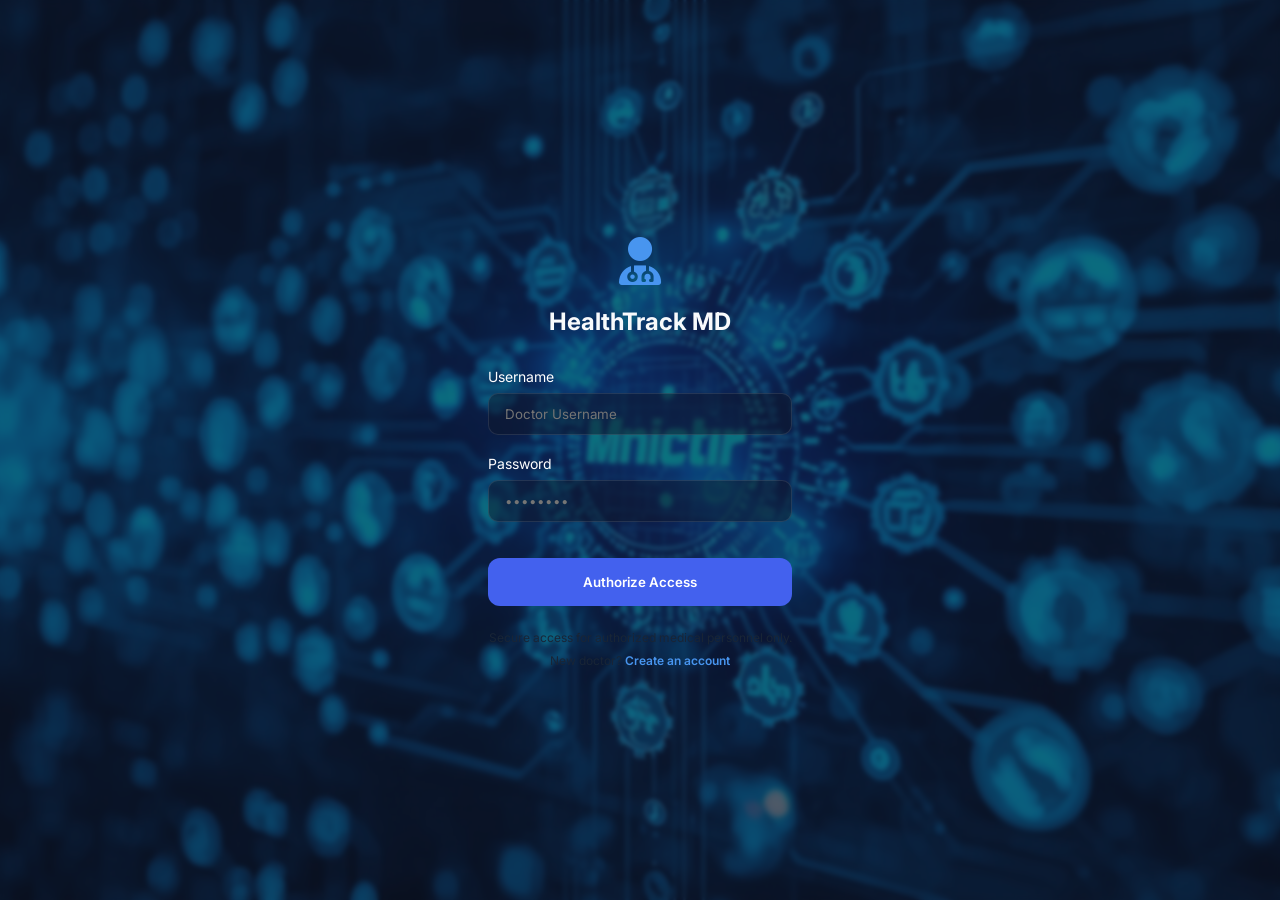
<file: index.html>
<!DOCTYPE html>
<html lang="en">
<head>
    <meta charset="UTF-8">
    <meta name="viewport" content="width=device-width, initial-scale=1.0">
    <title>Doctor Dashboard | HealthTrack MD</title>
    <link rel="stylesheet" href="style.css">
    <link rel="preconnect" href="https://fonts.googleapis.com">
    <link rel="preconnect" href="https://fonts.gstatic.com" crossorigin>
    <link href="https://fonts.googleapis.com/css2?family=Inter:wght@300;400;500;600;700&display=swap" rel="stylesheet">
    <link rel="stylesheet" href="https://cdnjs.cloudflare.com/ajax/libs/font-awesome/6.4.0/css/all.min.css">
    <script>
        if (!localStorage.getItem('doctor_token')) {
            window.location.href = 'login.html';
        }
    </script>
</head>
<body>
    <div class="glass-bg"></div>
    
    <div class="container">
        <header>
            <div class="logo">
                <i class="fas fa-user-md"></i>
                <h1>HealthTrack <span>MD</span></h1>
            </div>
            <div class="header-actions">
                <span id="doctor-name" style="margin-right: 1.5rem; font-weight: 500;"></span>
                <button id="add-patient-btn" class="btn-primary" style="display: inline-flex;">
                    <i class="fas fa-plus"></i> Add Patient
                </button>
                <button id="logout-btn" class="btn-primary" style="background: rgba(255,255,255,0.05); margin-left: 1rem; border: 1px solid var(--glass-border);">
                    <i class="fas fa-sign-out-alt"></i>
                </button>
            </div>
        </header>

        <main>
            <section class="stats-overview">
                <div class="stat-card">
                    <span class="stat-label">Active Patients</span>
                    <span id="total-count" class="stat-value">0</span>
                </div>
                <div class="stat-card">
                    <span class="stat-label">Clinic Avg BMI</span>
                    <span id="avg-bmi" class="stat-value">0.0</span>
                </div>
                <div class="stat-card highlight">
                    <span class="stat-label">Security Protocol</span>
                    <span class="stat-value" style="font-size: 1.2rem;"><i class="fas fa-shield-halved"></i> JWT Encrypted</span>
                </div>
            </section>

            <section class="controls">
                <div class="search-bar">
                    <i class="fas fa-search"></i>
                    <input type="text" id="search-input" placeholder="Search medical records...">
                </div>
                <div class="filter-group">
                    <select id="sort-select">
                        <option value="">Sort By</option>
                        <option value="name">Name</option>
                        <option value="bmi">BMI</option>
                        <option value="age">Age</option>
                    </select>
                </div>
            </section>

            <section class="patient-grid" id="patient-grid">
                <div class="loader">Accessing secure database...</div>
            </section>
        </main>
    </div>

    <!-- Modal for Adding/Editing Patient -->
    <div id="patient-modal" class="modal">
        <div class="modal-content glass">
            <span class="close-modal">&times;</span>
            <h2 id="modal-title">Clinical Record</h2>
            <form id="patient-form">
                <div class="form-group">
                    <label for="p-id">Patient ID</label>
                    <input type="text" id="p-id" name="id" placeholder="PXXX" required>
                </div>
                <div class="form-row">
                    <div class="form-group">
                        <label for="p-name">Full Name</label>
                        <input type="text" id="p-name" name="name" required>
                    </div>
                    <div class="form-group">
                        <label for="p-city">City</label>
                        <input type="text" id="p-city" name="city" required>
                    </div>
                </div>
                <div class="form-row">
                    <div class="form-group">
                        <label for="p-age">Age</label>
                        <input type="number" id="p-age" name="age" required>
                    </div>
                    <div class="form-group">
                        <label for="p-gender">Gender</label>
                        <select id="p-gender" name="gender" required>
                            <option value="male">Male</option>
                            <option value="female">Female</option>
                            <option value="other">Other</option>
                        </select>
                    </div>
                </div>
                <div class="form-row">
                    <div class="form-group">
                        <label for="p-height">Height (m)</label>
                        <input type="number" id="p-height" name="height" step="0.01" required>
                    </div>
                    <div class="form-group">
                        <label for="p-weight">Weight (kg)</label>
                        <input type="number" id="p-weight" name="weight" step="0.1" required>
                    </div>
                </div>
                <div class="form-group">
                    <label for="p-notes">Medical Notes & Diagnosis</label>
                    <textarea id="p-notes" name="medical_notes" style="width: 100%; background: rgba(15, 23, 42, 0.5); border: 1px solid var(--glass-border); padding: 0.75rem 1rem; border-radius: 10px; color: white; outline: none; min-height: 100px;"></textarea>
                </div>
                <input type="hidden" id="form-mode" value="create">
                <button type="submit" class="btn-submit">Update Medical Archive</button>
            </form>
        </div>
    </div>

    <script src="app.js"></script>
</body>
</html>
</file>
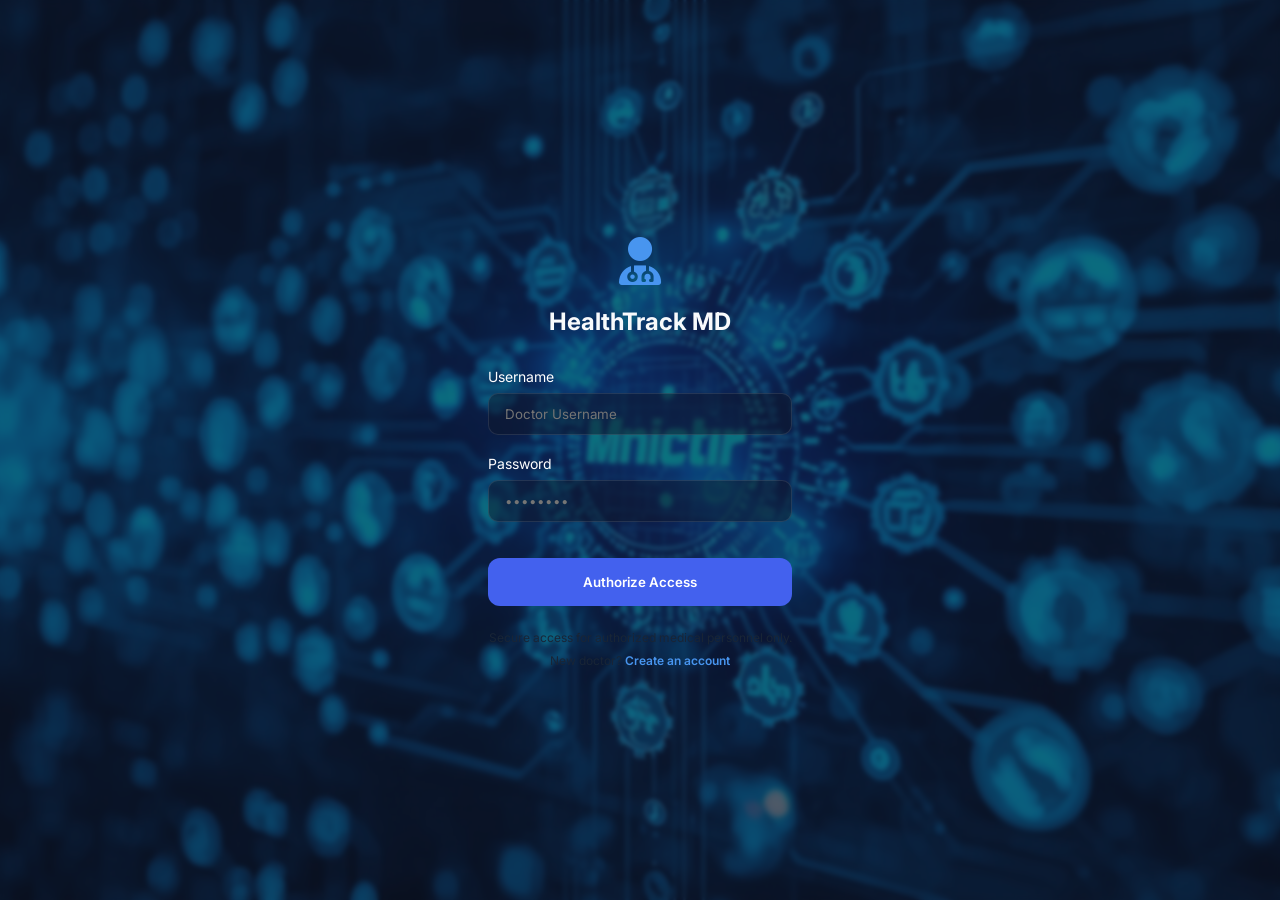
<file: login.html>
<!DOCTYPE html>
<html lang="en">
<head>
    <meta charset="UTF-8">
    <meta name="viewport" content="width=device-width, initial-scale=1.0">
    <title>Doctor Portal | HealthTrack MD</title>
    <link rel="stylesheet" href="style.css">
    <link rel="preconnect" href="https://fonts.googleapis.com">
    <link rel="preconnect" href="https://fonts.gstatic.com" crossorigin>
    <link href="https://fonts.googleapis.com/css2?family=Inter:wght@300;400;500;600;700&display=swap" rel="stylesheet">
    <link rel="stylesheet" href="https://cdnjs.cloudflare.com/ajax/libs/font-awesome/6.4.0/css/all.min.css">
    <style>
        .login-container {
            display: flex;
            justify-content: center;
            align-items: center;
            height: 100vh;
        }
        .login-card {
            width: 100%;
            max-width: 400px;
            padding: 3rem;
            text-align: center;
        }
        .login-logo {
            font-size: 3rem;
            color: var(--accent);
            margin-bottom: 1rem;
        }
        .login-card h2 {
            margin-bottom: 2rem;
            font-weight: 700;
        }
        .error-msg {
            background: rgba(231, 29, 54, 0.2);
            color: var(--danger);
            padding: 0.75rem;
            border-radius: 10px;
            margin-bottom: 1rem;
            display: none;
            font-size: 0.875rem;
        }
        .info-msg {
            font-size: 0.75rem;
            color: var(--text-muted);
            margin-top: 1.5rem;
        }
    </style>
</head>
<body>
    <div class="glass-bg"></div>
    <div class="login-container">
        <div class="login-card glass">
            <div class="login-logo"><i class="fas fa-user-md"></i></div>
            <h2>HealthTrack <span>MD</span></h2>
            <div id="error-box" class="error-msg">Invalid credentials</div>
            <form id="login-form">
                <div class="form-group" style="text-align: left;">
                    <label for="username">Username</label>
                    <input type="text" id="username" name="username" placeholder="Doctor Username" required>
                </div>
                <div class="form-group" style="text-align: left;">
                    <label for="password">Password</label>
                    <input type="password" id="password" name="password" placeholder="••••••••" required>
                </div>
                <button type="submit" class="btn-submit" style="margin-top: 1rem;">Authorize Access</button>
            </form>
            <p class="info-msg">Secure access for authorized medical personnel only.</p>
            <p class="info-msg" style="margin-top: 0.5rem;">New doctor? <a href="register.html" style="color: var(--accent); text-decoration: none; font-weight: 600;">Create an account</a></p>
        </div>
    </div>

    <script>
        const API_BASE = '';
        const loginForm = document.getElementById('login-form');
        const errorBox = document.getElementById('error-box');

        loginForm.onsubmit = async (e) => {
            e.preventDefault();
            errorBox.style.display = 'none';

            const formData = new FormData(loginForm);
            const params = new URLSearchParams();
            for (const pair of formData) {
                params.append(pair[0], pair[1]);
            }

            try {
                const response = await fetch(`${API_BASE}/token`, {
                    method: 'POST',
                    headers: { 'Content-Type': 'application/x-www-form-urlencoded' },
                    body: params
                });

                if (response.ok) {
                    const data = await response.json();
                    localStorage.setItem('doctor_token', data.access_token);
                    localStorage.setItem('doctor_username', formData.get('username'));
                    window.location.href = 'index.html';
                } else {
                    errorBox.style.display = 'block';
                }
            } catch (error) {
                console.error('Login error:', error);
                errorBox.textContent = 'Server connection failed';
                errorBox.style.display = 'block';
            }
        };
    </script>
</body>
</html>
</file>
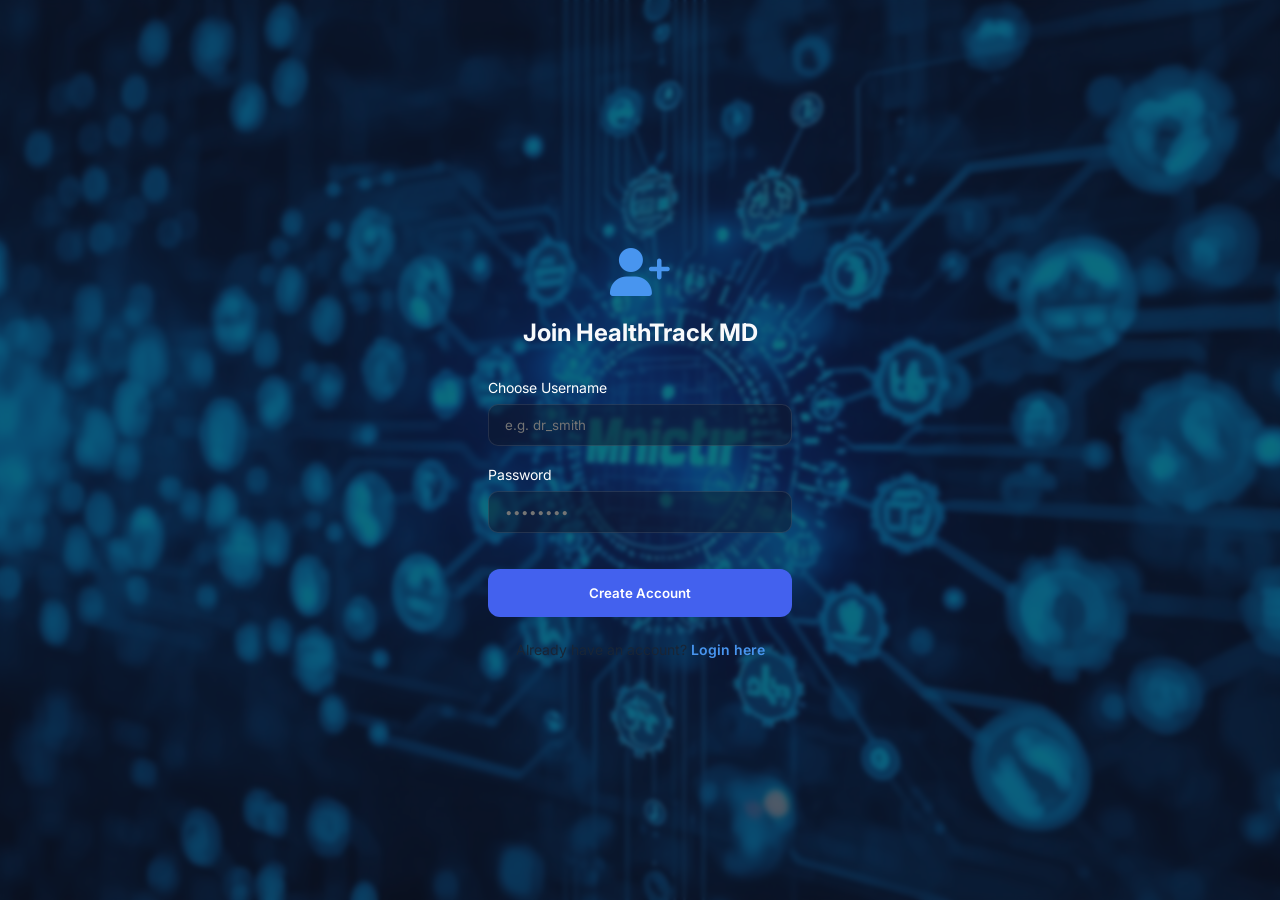
<file: register.html>
<!DOCTYPE html>
<html lang="en">
<head>
    <meta charset="UTF-8">
    <meta name="viewport" content="width=device-width, initial-scale=1.0">
    <title>Doctor Registration | HealthTrack MD</title>
    <link rel="stylesheet" href="style.css">
    <link rel="preconnect" href="https://fonts.googleapis.com">
    <link rel="preconnect" href="https://fonts.gstatic.com" crossorigin>
    <link href="https://fonts.googleapis.com/css2?family=Inter:wght@300;400;500;600;700&display=swap" rel="stylesheet">
    <link rel="stylesheet" href="https://cdnjs.cloudflare.com/ajax/libs/font-awesome/6.4.0/css/all.min.css">
    <style>
        .register-container {
            display: flex;
            justify-content: center;
            align-items: center;
            height: 100vh;
        }
        .register-card {
            width: 100%;
            max-width: 400px;
            padding: 3rem;
            text-align: center;
        }
        .register-logo {
            font-size: 3rem;
            color: var(--accent);
            margin-bottom: 1rem;
        }
        .register-card h2 {
            margin-bottom: 2rem;
            font-weight: 700;
        }
        .error-msg {
            background: rgba(231, 29, 54, 0.2);
            color: var(--danger);
            padding: 0.75rem;
            border-radius: 10px;
            margin-bottom: 1rem;
            display: none;
            font-size: 0.875rem;
        }
        .success-msg {
            background: rgba(46, 204, 113, 0.2);
            color: #2ecc71;
            padding: 0.75rem;
            border-radius: 10px;
            margin-bottom: 1rem;
            display: none;
            font-size: 0.875rem;
        }
        .info-msg {
            font-size: 0.875rem;
            color: var(--text-muted);
            margin-top: 1.5rem;
        }
        .info-msg a {
            color: var(--accent);
            text-decoration: none;
            font-weight: 600;
        }
    </style>
</head>
<body>
    <div class="glass-bg"></div>
    <div class="register-container">
        <div class="register-card glass">
            <div class="register-logo"><i class="fas fa-user-plus"></i></div>
            <h2>Join HealthTrack <span>MD</span></h2>
            <div id="error-box" class="error-msg">Registration failed</div>
            <div id="success-box" class="success-msg">Account created successfully!</div>
            <form id="register-form">
                <div class="form-group" style="text-align: left;">
                    <label for="username">Choose Username</label>
                    <input type="text" id="username" name="username" placeholder="e.g. dr_smith" required>
                </div>
                <div class="form-group" style="text-align: left;">
                    <label for="password">Password</label>
                    <input type="password" id="password" name="password" placeholder="••••••••" required>
                </div>
                <button type="submit" class="btn-submit" style="margin-top: 1rem;">Create Account</button>
            </form>
            <p class="info-msg">Already have an account? <a href="login.html">Login here</a></p>
        </div>
    </div>

    <script>
        const API_BASE = '';
        const registerForm = document.getElementById('register-form');
        const errorBox = document.getElementById('error-box');
        const successBox = document.getElementById('success-box');

        registerForm.onsubmit = async (e) => {
            e.preventDefault();
            errorBox.style.display = 'none';
            successBox.style.display = 'none';

            const formData = new FormData(registerForm);
            const data = Object.fromEntries(formData.entries());

            try {
                const response = await fetch(`${API_BASE}/register`, {
                    method: 'POST',
                    headers: { 'Content-Type': 'application/json' },
                    body: JSON.stringify(data)
                });

                if (response.ok) {
                    successBox.style.display = 'block';
                    registerForm.reset();
                    setTimeout(() => {
                        window.location.href = 'login.html';
                    }, 2000);
                } else {
                    const err = await response.json();
                    errorBox.textContent = err.detail || 'Registration failed';
                    errorBox.style.display = 'block';
                }
            } catch (error) {
                console.error('Registration error:', error);
                errorBox.textContent = 'Server connection failed';
                errorBox.style.display = 'block';
            }
        };
    </script>
</body>
</html>
</file>
<file: style.css>
/* ========== GLOBAL RESET & VARIABLES ========== */
:root {
    --primary: #4361ee;
    --secondary: #3f37c9;
    --accent: #4895ef;
    --success: #4cc9f0;
    --healthy: #2ec4b6;
    --warning: #ff9f1c;
    --danger: #e71d36;
    --bg-dark: #0f172a;
    --glass-bg: rgba(23, 11, 11, 0.767);
    --glass-border: rgba(255, 255, 255, 0.1);
    --text-main: #f8fafc;
    --text-muted: #192536;
}

* {
    margin: 0;
    padding: 0;
    box-sizing: border-box;
    font-family: 'Inter', sans-serif;
}

/* ========== BODY – SINGLE RULE WITH BACKGROUND IMAGE ========== */
body {
    /* Background image – make sure bakgrnd.jpg is in the same folder as style.css */
    background-image: url('bakgrnd.jpg');
    background-size: cover;
    background-repeat: no-repeat;
    background-position: center;
    background-attachment: fixed;
    /* Fallback color while image loads */
    background-color: var(--bg-dark);

    /* Typography & layout */
    color: var(--text-main);
    min-height: 100vh;
    overflow-x: hidden;
    margin: 0;
    padding: 0;
}

/* ========== OPTIONAL OVERLAY (if you still want a dark tint) ==========
   If you have a <div class="glass-bg"></div> in your HTML, change it to this:
   It will darken the background image slightly so white text pops.
   If you don't want any overlay, simply delete that <div> from your HTML.
*/
.glass-bg {
    position: fixed;
    top: 0;
    left: 0;
    width: 100%;
    height: 100%;
    background: rgba(15, 23, 42, 0.6);
    /* semi‑transparent dark overlay */
    backdrop-filter: blur(2px);
    /* subtle blur – remove if not wanted */
    z-index: -1;
    /* stays behind all content */
}

/* ========== REST OF YOUR STYLES (unchanged) ========== */
.container {
    max-width: 1200px;
    margin: 0 auto;
    padding: 2rem;
}

/* Header */
header {
    display: flex;
    justify-content: space-between;
    align-items: center;
    margin-bottom: 3rem;
}

.logo {
    display: flex;
    align-items: center;
    gap: 0.75rem;
}

.logo i {
    font-size: 2rem;
    color: var(--accent);
}

.logo h1 {
    font-size: 1.5rem;
    font-weight: 700;
}

.logo h1 span {
    color: var(--accent);
}

#doctor-name {
    color: white;
}

/* Buttons */
.btn-primary {
    background: var(--primary);
    color: white;
    border: none;
    padding: 0.75rem 1.5rem;
    border-radius: 10px;
    font-weight: 600;
    cursor: pointer;
    transition: all 0.3s ease;
    display: flex;
    align-items: center;
    gap: 0.5rem;
}

.btn-primary:hover {
    background: var(--secondary);
    transform: translateY(-2px);
    box-shadow: 0 10px 20px rgba(67, 97, 238, 0.3);
}

/* Stats Overview */
.stats-overview {
    display: grid;
    grid-template-columns: repeat(auto-fit, minmax(250px, 1fr));
    gap: 1.5rem;
    margin-bottom: 3rem;
}

.stat-card {
    background: var(--glass-bg);
    border: 1px solid var(--glass-border);
    backdrop-filter: blur(10px);
    padding: 1.5rem;
    border-radius: 20px;
    display: flex;
    flex-direction: column;
}

.stat-label {
    color: var(--text-muted);
    font-size: 0.875rem;
    margin-bottom: 0.5rem;
    color: hsl(0, 0%, 100%);
}

.stat-value {
    font-size: 2rem;
    font-weight: 700;
}

.stat-card.highlight {
    background: linear-gradient(135deg, rgba(67, 97, 238, 0.2), rgba(76, 201, 240, 0.2));
}

/* Controls */
.controls {
    display: flex;
    gap: 1rem;
    margin-bottom: 2rem;
    flex-wrap: wrap;
}

.search-bar {
    flex: 1;
    min-width: 300px;
    background: var(--glass-bg);
    border: 1px solid var(--glass-border);
    border-radius: 12px;
    padding: 0.75rem 1rem;
    display: flex;
    align-items: center;
    gap: 0.75rem;
}

.search-bar i {
    color: var(--text-muted);
}

.search-bar input {
    background: transparent;
    border: none;
    color: white;
    width: 100%;
    outline: none;
}

.filter-group select {
    background: var(--glass-bg);
    border: 1px solid var(--glass-border);
    color: white;
    padding: 0.75rem 1rem;
    border-radius: 12px;
    outline: none;
    cursor: pointer;
}

/* Patient Grid */
.patient-grid {
    display: grid;
    grid-template-columns: repeat(auto-fill, minmax(300px, 1fr));
    gap: 1.5rem;
}

.patient-card {
    background: var(--glass-bg);
    border: 1px solid var(--glass-border);
    border-radius: 20px;
    padding: 1.5rem;
    position: relative;
    transition: all 0.3s ease;
    animation: fadeIn 0.5s ease forwards;
}

@keyframes fadeIn {
    from {
        opacity: 0;
        transform: translateY(20px);
    }

    to {
        opacity: 1;
        transform: translateY(0);
    }
}

.patient-card:hover {
    transform: translateY(-10px);
    border-color: rgba(7, 8, 8, 0.3);
    background: rgba(30, 24, 24, 0.06);
}

.patient-header {
    display: flex;
    justify-content: space-between;
    margin-bottom: 1rem;
}

.p-id-badge {
    background: rgba(234, 221, 221, 0.1);
    padding: 0.25rem 0.5rem;
    border-radius: 6px;
    font-size: 0.75rem;
    color: white;
}

.p-actions {
    display: flex;
    gap: 0.5rem;
}

.p-actions button {
    background: transparent;
    border: none;
    color: white;
    cursor: pointer;
    transition: color 0.2s;
}

.p-actions .btn-delete:hover {
    color: var(--danger);
}

.p-name {
    font-size: 1.25rem;
    font-weight: 600;
    margin-bottom: 0.25rem;
}

.p-city {
    color: white;
    font-size: 0.875rem;
    margin-bottom: 1.5rem;
}

.p-metrics {
    display: grid;
    grid-template-columns: 1fr 1fr;
    gap: 1rem;
    margin-bottom: 1.5rem;
}

.metric-item {
    display: flex;
    flex-direction: column;
}

.metric-label {
    font-size: 0.75rem;
    color: white;
    text-transform: uppercase;
    opacity: 0.9;
}

.metric-value {
    font-weight: 600;
}

.p-footer {
    display: flex;
    justify-content: space-between;
    align-items: center;
    border-top: 1px solid var(--glass-border);
    padding-top: 1rem;
}

.bmi-badge {
    display: flex;
    flex-direction: column;
}

.bmi-val {
    font-size: 1.25rem;
    font-weight: 700;
}

.status-indicator {
    padding: 0.25rem 0.75rem;
    border-radius: 20px;
    font-size: 0.75rem;
    font-weight: 600;
}

.status-normal {
    background: rgba(46, 196, 182, 0.2);
    color: var(--healthy);
}

.status-underweight {
    background: rgba(76, 201, 240, 0.2);
    color: var(--success);
}

.status-overweight {
    background: rgba(255, 159, 28, 0.2);
    color: var(--warning);
}

.status-obese {
    background: rgba(231, 29, 54, 0.2);
    color: var(--danger);
}

/* Modal */
.modal {
    display: none;
    position: fixed;
    top: 0;
    left: 0;
    width: 100%;
    height: 100%;
    background: rgba(0, 0, 0, 0.7);
    backdrop-filter: blur(5px);
    z-index: 100;
    justify-content: center;
    align-items: center;
}

.modal-content {
    background: #1e293b;
    border: 1px solid var(--glass-border);
    width: 90%;
    max-width: 500px;
    border-radius: 24px;
    padding: 2.5rem;
    position: relative;
}

.close-modal {
    position: absolute;
    top: 1.5rem;
    right: 1.5rem;
    font-size: 1.5rem;
    cursor: pointer;
    color: var(--text-muted);
}

.form-group {
    margin-bottom: 1.25rem;
}

.form-row {
    display: grid;
    grid-template-columns: 1fr 1fr;
    gap: 1rem;
}

label {
    display: block;
    font-size: 0.875rem;
    margin-bottom: 0.5rem;
    color: white;
}

input,
select {
    width: 100%;
    background: rgba(15, 23, 42, 0.5);
    border: 1px solid var(--glass-border);
    padding: 0.75rem 1rem;
    border-radius: 10px;
    color: white;
    outline: none;
}

input:focus {
    border-color: var(--accent);
}

.btn-submit {
    width: 100%;
    margin-top: 1rem;
    background: var(--primary);
    color: white;
    border: none;
    padding: 1rem;
    border-radius: 12px;
    font-weight: 600;
    cursor: pointer;
}

.loader {
    grid-column: 1 / -1;
    text-align: center;
    padding: 3rem;
    color: white;
}

.last-exam-text {
    font-size: 0.65rem;
    color: white;
    margin-top: 1rem;
    text-align: right;
    opacity: 0.8;
}
</file>
